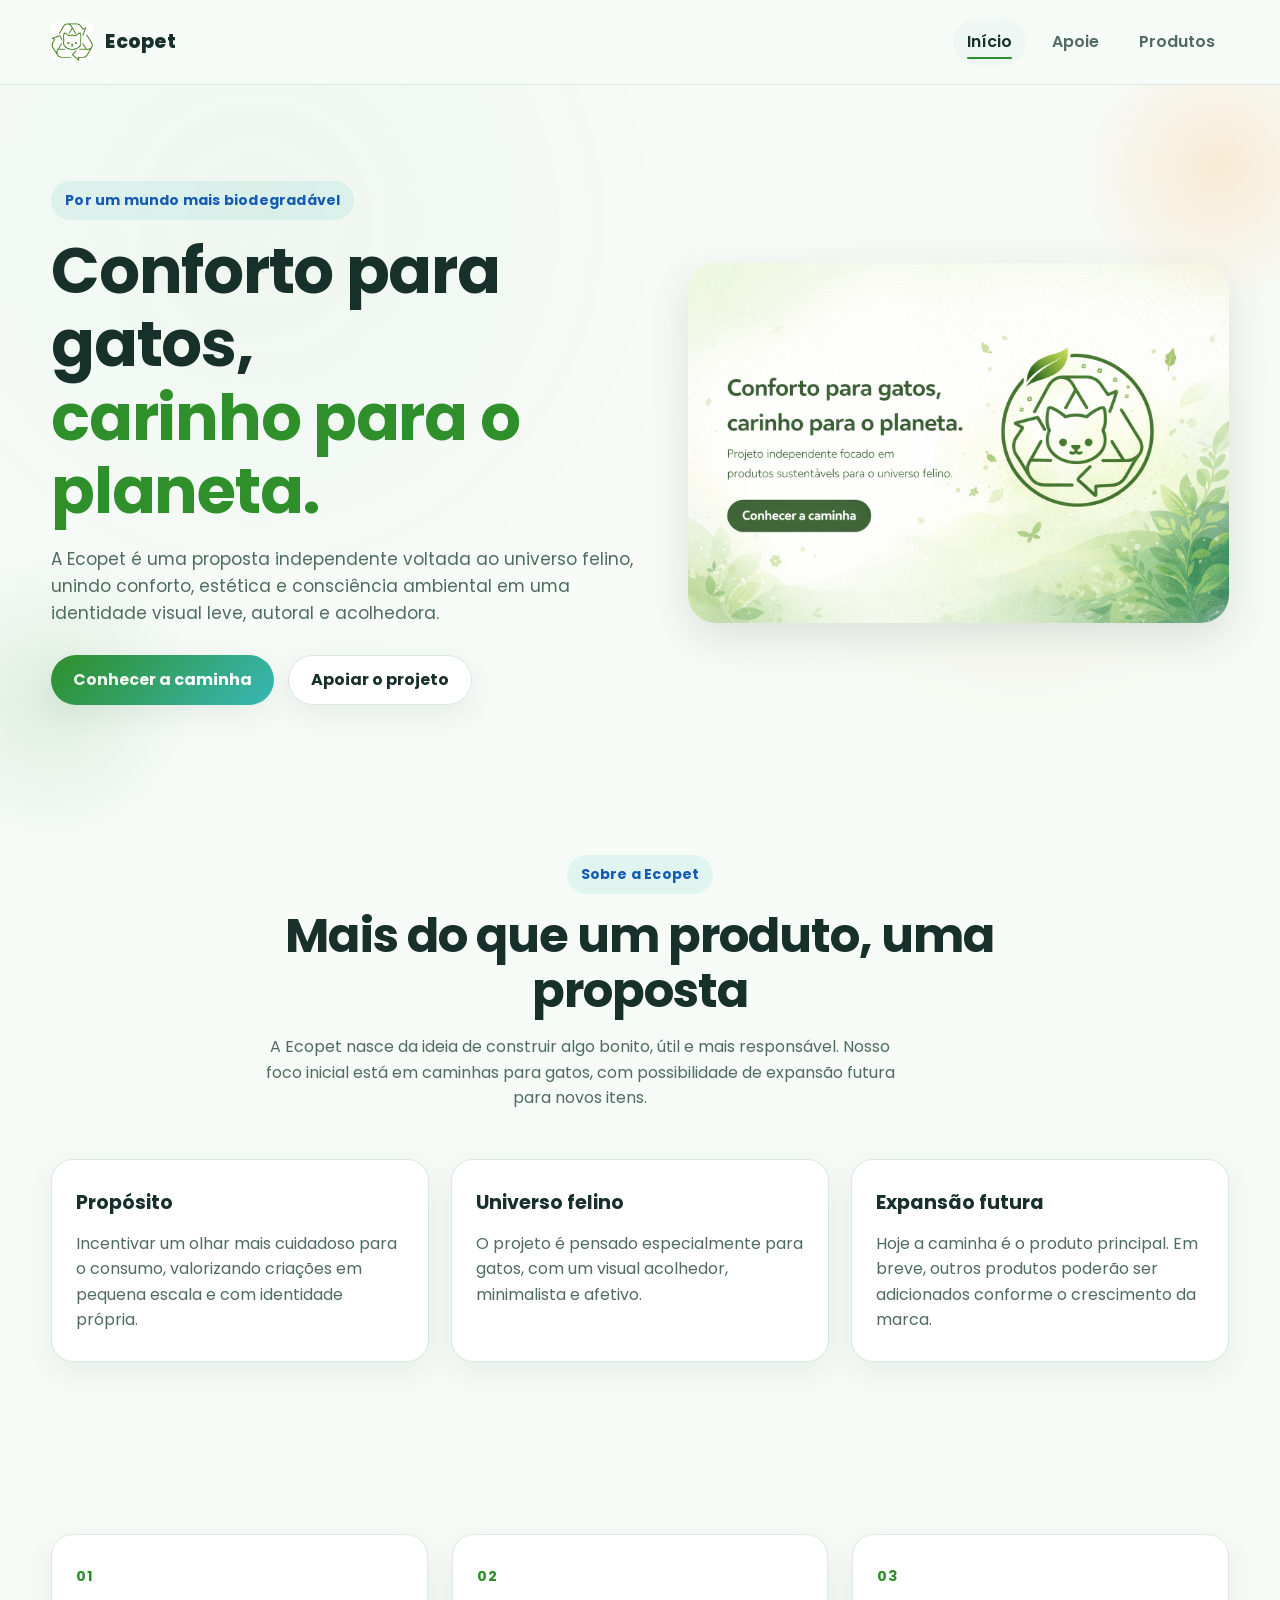
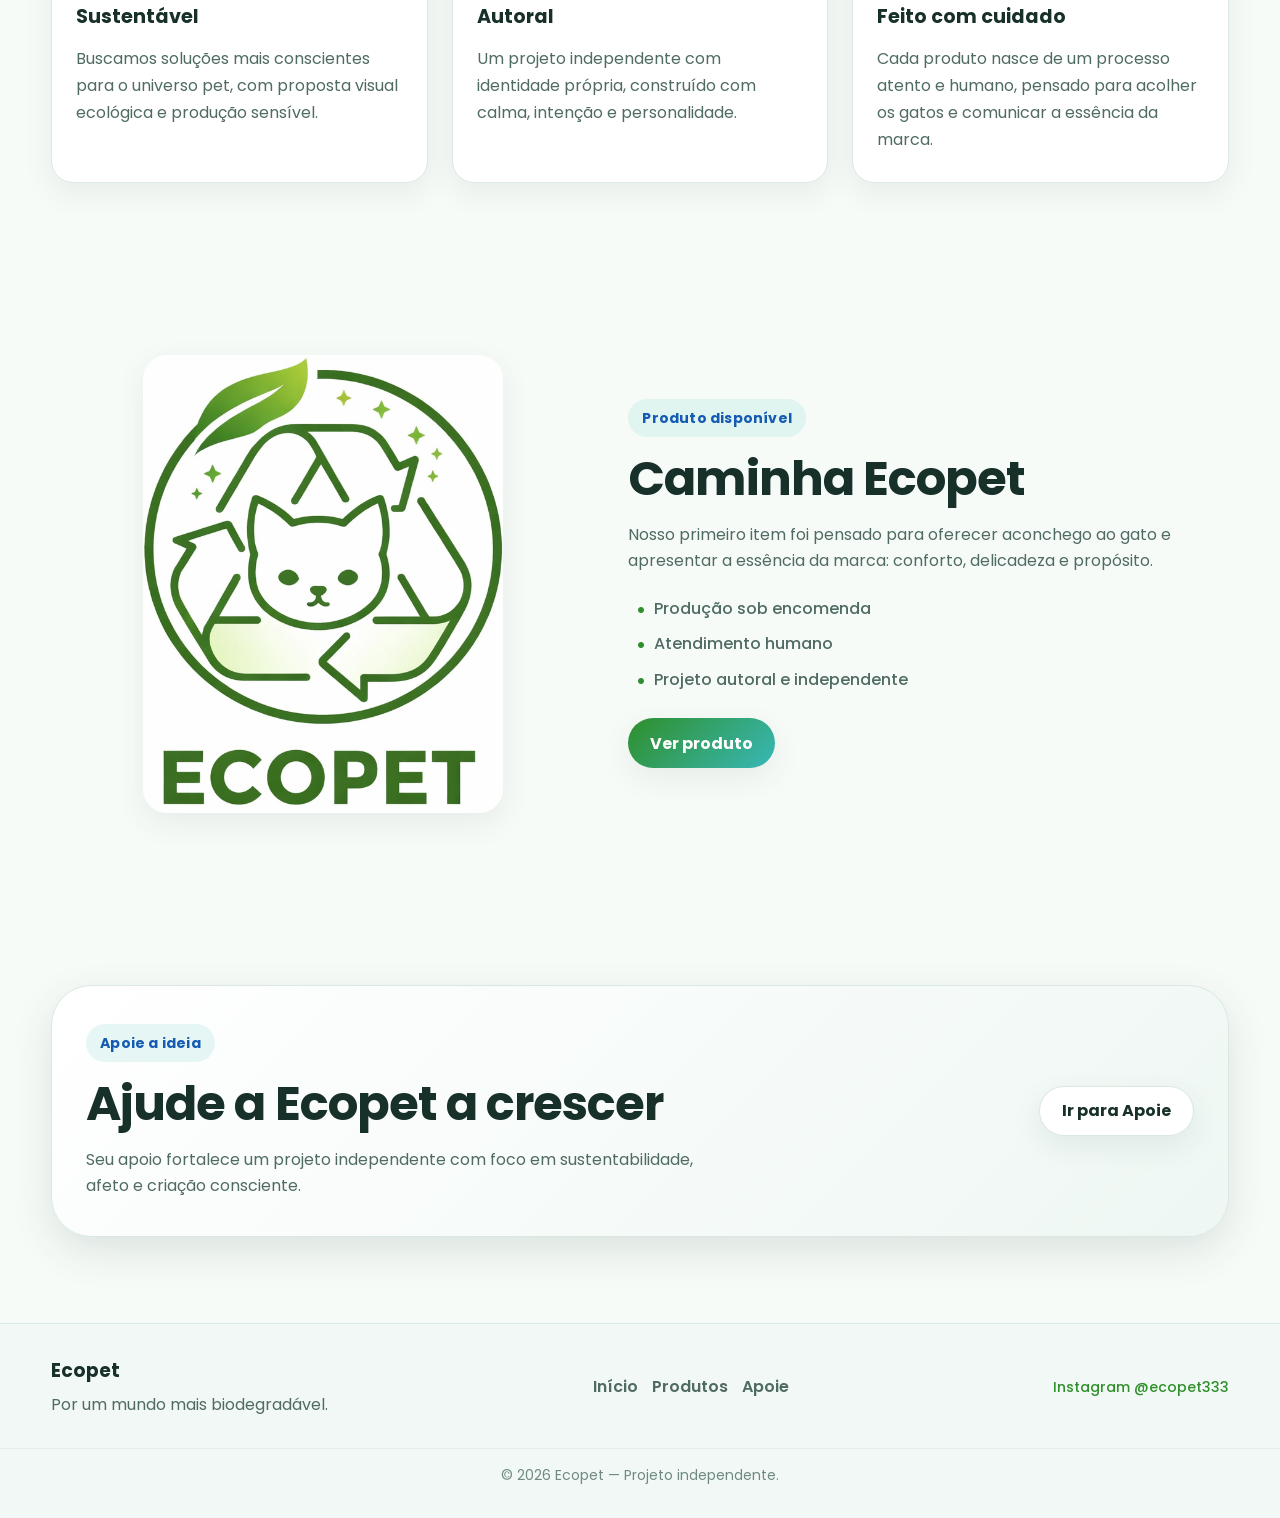
<file: index.html>
<!DOCTYPE html>
<html lang="pt-BR">
<head>
  <meta charset="UTF-8" />
  <meta name="viewport" content="width=device-width, initial-scale=1.0" />

  <title>Ecopet | Conforto para gatos, carinho para o planeta</title>

  <meta
    name="description"
    content="Ecopet é um projeto independente focado em produtos sustentáveis para gatos, unindo conforto, estética e consciência ambiental."
  />

  <meta name="author" content="Alex Santos Inacio Augusto" />

  <link rel="icon" type="image/png" href="arquivos/imagens/favicon-ecopet.png" />

  <link rel="preconnect" href="https://fonts.googleapis.com" />
  <link rel="preconnect" href="https://fonts.gstatic.com" crossorigin />
  <link
    href="https://fonts.googleapis.com/css2?family=Poppins:wght@400;500;600;700;800&display=swap"
    rel="stylesheet"
  />

  <link rel="stylesheet" href="css/style.css" />
</head>
<body>
  <header class="site-header">
    <div class="container nav">
      <a href="index.html" class="brand">
        <img
          src="arquivos/imagens/logo-simplificada.png"
          alt="Logo Ecopet"
          class="brand-logo"
        />
        <span class="brand-text">Ecopet</span>
      </a>

      <nav class="menu" id="menu">
        <a href="index.html" class="active">Início</a>
        <a href="apoiase.html">Apoie</a>
        <a href="produtos.html">Produtos</a>
      </nav>

      <button
        class="menu-toggle"
        id="menuToggle"
        aria-label="Abrir menu de navegação"
        aria-expanded="false"
      >
        ☰
      </button>
    </div>
  </header>

  <main>
    <section class="hero">
      <div class="container hero-grid">
        <div class="hero-text">
          <span class="eyebrow">Por um mundo mais biodegradável</span>

          <h1>
            Conforto para gatos,
            <span>carinho para o planeta.</span>
          </h1>

          <p>
            A Ecopet é uma proposta independente voltada ao universo felino,
            unindo conforto, estética e consciência ambiental em uma identidade
            visual leve, autoral e acolhedora.
          </p>

          <div class="hero-actions">
            <a href="produtos.html" class="btn btn-primary">Conhecer a caminha</a>
            <a href="apoiase.html" class="btn btn-secondary">Apoiar o projeto</a>
          </div>
        </div>

        <div class="hero-image">
          <img
            src="arquivos/imagens/hero-ecopet.png"
            alt="Identidade visual da Ecopet"
          />
        </div>
      </div>
    </section>

    <section class="about-preview">
      <div class="container">
        <div class="section-heading center">
          <span class="section-tag">Sobre a Ecopet</span>
          <h2>Mais do que um produto, uma proposta</h2>
          <p>
            A Ecopet nasce da ideia de construir algo bonito, útil e mais responsável.
            Nosso foco inicial está em caminhas para gatos, com possibilidade de
            expansão futura para novos itens.
          </p>
        </div>

        <div class="info-grid">
          <article class="info-card">
            <h3>Propósito</h3>
            <p>
              Incentivar um olhar mais cuidadoso para o consumo, valorizando criações
              em pequena escala e com identidade própria.
            </p>
          </article>

          <article class="info-card">
            <h3>Universo felino</h3>
            <p>
              O projeto é pensado especialmente para gatos, com um visual acolhedor,
              minimalista e afetivo.
            </p>
          </article>

          <article class="info-card">
            <h3>Expansão futura</h3>
            <p>
              Hoje a caminha é o produto principal. Em breve, outros produtos poderão
              ser adicionados conforme o crescimento da marca.
            </p>
          </article>
        </div>
      </div>
    </section>

    <section class="values">
      <div class="container values-grid">
        <article class="value-card">
          <span class="value-number">01</span>
          <h3>Sustentável</h3>
          <p>
            Buscamos soluções mais conscientes para o universo pet, com proposta
            visual ecológica e produção sensível.
          </p>
        </article>

        <article class="value-card">
          <span class="value-number">02</span>
          <h3>Autoral</h3>
          <p>
            Um projeto independente com identidade própria, construído com calma,
            intenção e personalidade.
          </p>
        </article>

        <article class="value-card">
          <span class="value-number">03</span>
          <h3>Feito com cuidado</h3>
          <p>
            Cada produto nasce de um processo atento e humano, pensado para acolher
            os gatos e comunicar a essência da marca.
          </p>
        </article>
      </div>
    </section>

    <section class="featured-product">
      <div class="container featured-grid">
        <div class="featured-image">
          <img
            src="arquivos/imagens/logo-principal.png"
            alt="Logo principal da Ecopet"
            class="product-photo"
          />
        </div>

        <div class="featured-text">
          <span class="section-tag">Produto disponível</span>
          <h2>Caminha Ecopet</h2>
          <p>
            Nosso primeiro item foi pensado para oferecer aconchego ao gato e
            apresentar a essência da marca: conforto, delicadeza e propósito.
          </p>

          <ul class="feature-list">
            <li>Produção sob encomenda</li>
            <li>Atendimento humano</li>
            <li>Projeto autoral e independente</li>
          </ul>

          <a href="produtos.html" class="btn btn-primary">Ver produto</a>
        </div>
      </div>
    </section>

    <section class="cta-section">
      <div class="container cta-box">
        <div>
          <span class="section-tag">Apoie a ideia</span>
          <h2>Ajude a Ecopet a crescer</h2>
          <p>
            Seu apoio fortalece um projeto independente com foco em sustentabilidade,
            afeto e criação consciente.
          </p>
        </div>
        <a href="apoiase.html" class="btn btn-secondary">Ir para Apoie</a>
      </div>
    </section>
  </main>

  <footer class="site-footer">
    <div class="container footer-content">
      <div class="footer-brand">
        <h3>Ecopet</h3>
        <p>Por um mundo mais biodegradável.</p>
      </div>

      <div class="footer-links">
        <a href="index.html">Início</a>
        <a href="produtos.html">Produtos</a>
        <a href="apoiase.html">Apoie</a>
      </div>

      <div class="footer-social">
        <a href="https://www.instagram.com/ecopet333" target="_blank" rel="noopener noreferrer">
          Instagram @ecopet333
        </a>
      </div>
    </div>

    <div class="footer-bottom">
      <p>© 2026 Ecopet — Projeto independente.</p>
    </div>
  </footer>

  <script src="js/script.js"></script>
</body>
</html>
</file>
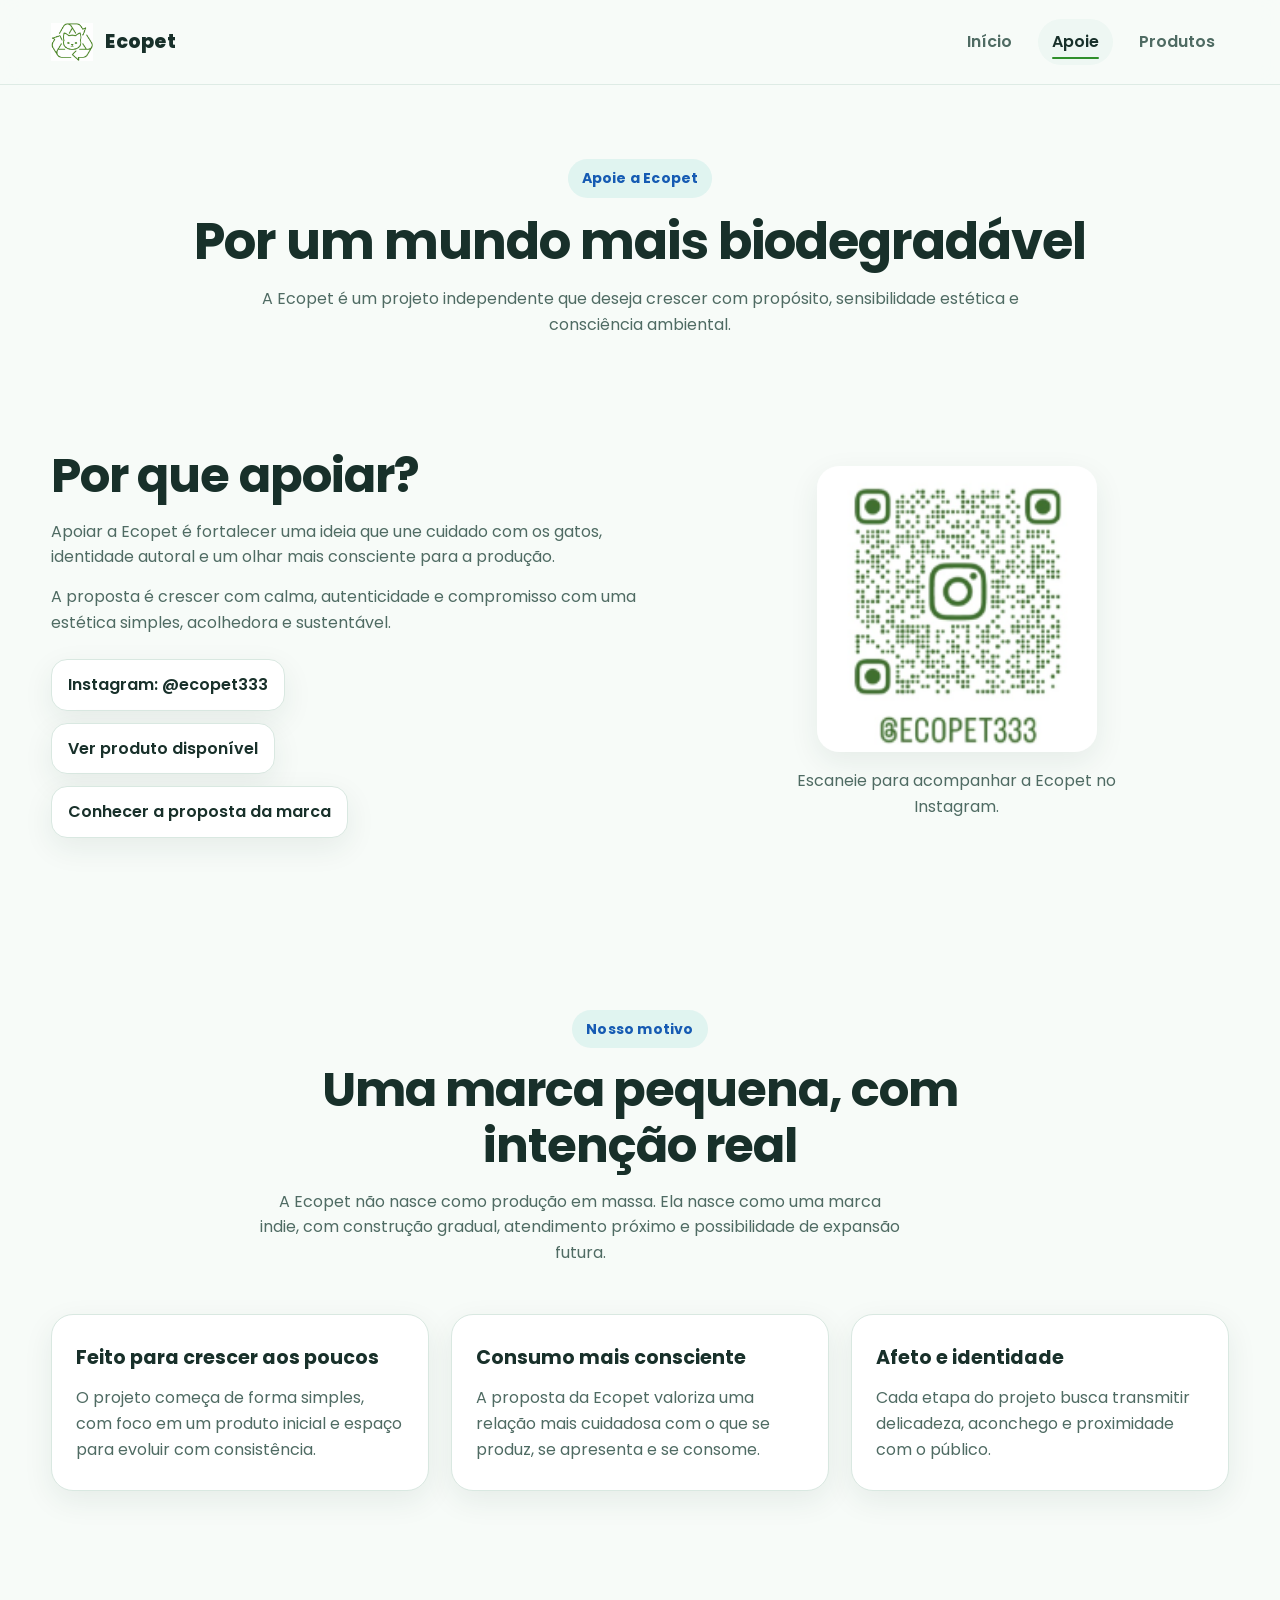
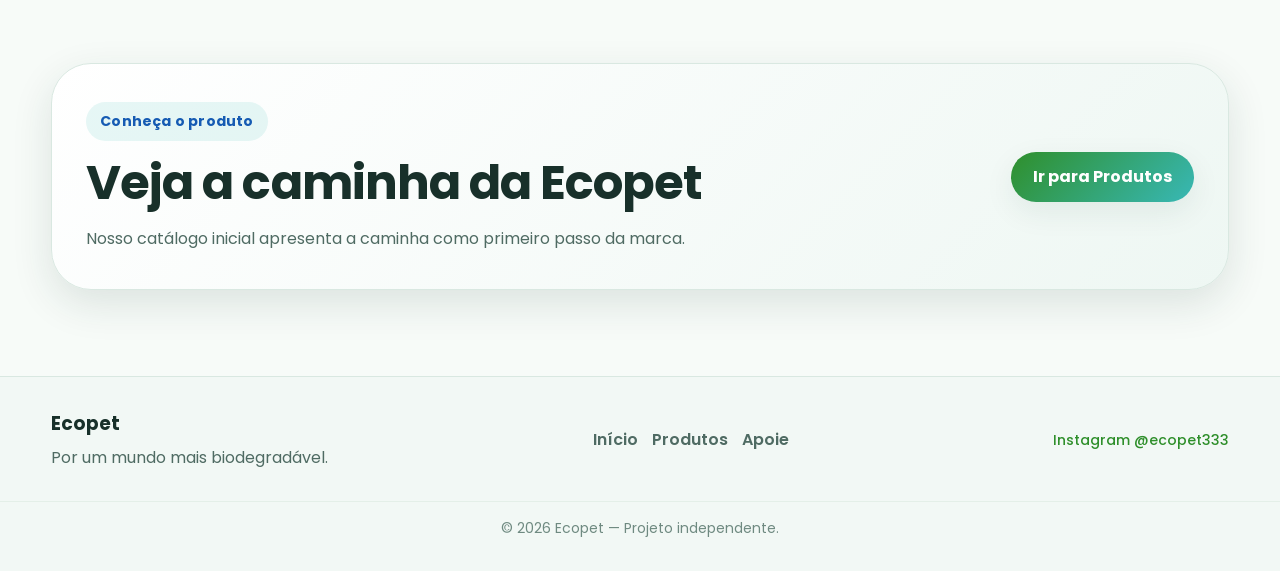
<file: apoiase.html>
<!DOCTYPE html>
<html lang="pt-BR">
<head>
  <meta charset="UTF-8" />
  <meta name="viewport" content="width=device-width, initial-scale=1.0" />
  <title>Apoie a Ecopet | Ecopet</title>
  <meta
    name="description"
    content="Conheça a proposta da Ecopet, apoie o projeto e acompanhe o crescimento da marca."
  />

  <link rel="icon" type="image/png" href="arquivos/imagens/favicon-ecopet.png" />

  <link rel="preconnect" href="https://fonts.googleapis.com" />
  <link rel="preconnect" href="https://fonts.gstatic.com" crossorigin />
  <link
    href="https://fonts.googleapis.com/css2?family=Poppins:wght@400;500;600;700;800&display=swap"
    rel="stylesheet"
  />

  <link rel="stylesheet" href="css/style.css" />
</head>
<body>
  <header class="site-header">
    <div class="container nav">
      <a href="index.html" class="brand">
        <img
          src="arquivos/imagens/logo-simplificada.png"
          alt="Logo Ecopet"
          class="brand-logo"
        />
        <span class="brand-text">Ecopet</span>
      </a>

      <nav class="menu" id="menu">
        <a href="index.html">Início</a>
        <a href="apoiase.html" class="active">Apoie</a>
        <a href="produtos.html">Produtos</a>
      </nav>

      <button
        class="menu-toggle"
        id="menuToggle"
        aria-label="Abrir menu de navegação"
        aria-expanded="false"
      >
        ☰
      </button>
    </div>
  </header>

  <main>
    <section class="page-hero small-hero">
      <div class="container center">
        <span class="section-tag">Apoie a Ecopet</span>
        <h1>Por um mundo mais biodegradável</h1>
        <p>
          A Ecopet é um projeto independente que deseja crescer com propósito,
          sensibilidade estética e consciência ambiental.
        </p>
      </div>
    </section>

    <section class="support-section">
      <div class="container support-grid">
        <div class="support-text">
          <h2>Por que apoiar?</h2>
          <p>
            Apoiar a Ecopet é fortalecer uma ideia que une cuidado com os gatos,
            identidade autoral e um olhar mais consciente para a produção.
          </p>
          <p>
            A proposta é crescer com calma, autenticidade e compromisso com uma
            estética simples, acolhedora e sustentável.
          </p>

          <div class="support-links">
            <a
              href="https://www.instagram.com/ecopet333"
              class="support-link"
              target="_blank"
              rel="noopener noreferrer"
            >
              Instagram: @ecopet333
            </a>

            <a
              href="produtos.html"
              class="support-link"
            >
              Ver produto disponível
            </a>

            <a
              href="index.html"
              class="support-link"
            >
              Conhecer a proposta da marca
            </a>
          </div>
        </div>

        <div class="qr-box">
          <img
            src="arquivos/imagens/qr-instagram.png"
            alt="QR Code do Instagram da Ecopet"
            class="qr-image"
          />
          <p class="qr-caption">
            Escaneie para acompanhar a Ecopet no Instagram.
          </p>
        </div>
      </div>
    </section>

    <section class="purpose-section">
      <div class="container">
        <div class="section-heading center">
          <span class="section-tag">Nosso motivo</span>
          <h2>Uma marca pequena, com intenção real</h2>
          <p>
            A Ecopet não nasce como produção em massa. Ela nasce como uma marca
            indie, com construção gradual, atendimento próximo e possibilidade
            de expansão futura.
          </p>
        </div>

        <div class="info-grid">
          <article class="info-card">
            <h3>Feito para crescer aos poucos</h3>
            <p>
              O projeto começa de forma simples, com foco em um produto inicial
              e espaço para evoluir com consistência.
            </p>
          </article>

          <article class="info-card">
            <h3>Consumo mais consciente</h3>
            <p>
              A proposta da Ecopet valoriza uma relação mais cuidadosa com o que
              se produz, se apresenta e se consome.
            </p>
          </article>

          <article class="info-card">
            <h3>Afeto e identidade</h3>
            <p>
              Cada etapa do projeto busca transmitir delicadeza, aconchego
              e proximidade com o público.
            </p>
          </article>
        </div>
      </div>
    </section>

    <section class="cta-section">
      <div class="container cta-box">
        <div>
          <span class="section-tag">Conheça o produto</span>
          <h2>Veja a caminha da Ecopet</h2>
          <p>
            Nosso catálogo inicial apresenta a caminha como primeiro passo da marca.
          </p>
        </div>
        <a href="produtos.html" class="btn btn-primary">Ir para Produtos</a>
      </div>
    </section>
  </main>

  <footer class="site-footer">
    <div class="container footer-content">
      <div class="footer-brand">
        <h3>Ecopet</h3>
        <p>Por um mundo mais biodegradável.</p>
      </div>

      <div class="footer-links">
        <a href="index.html">Início</a>
        <a href="produtos.html">Produtos</a>
        <a href="apoiase.html">Apoie</a>
      </div>

      <div class="footer-social">
        <a href="https://www.instagram.com/ecopet333" target="_blank" rel="noopener noreferrer">
          Instagram @ecopet333
        </a>
      </div>
    </div>

    <div class="footer-bottom">
      <p>© 2026 Ecopet — Projeto independente.</p>
    </div>
  </footer>

  <script src="js/script.js"></script>
</body>
</html>
</file>
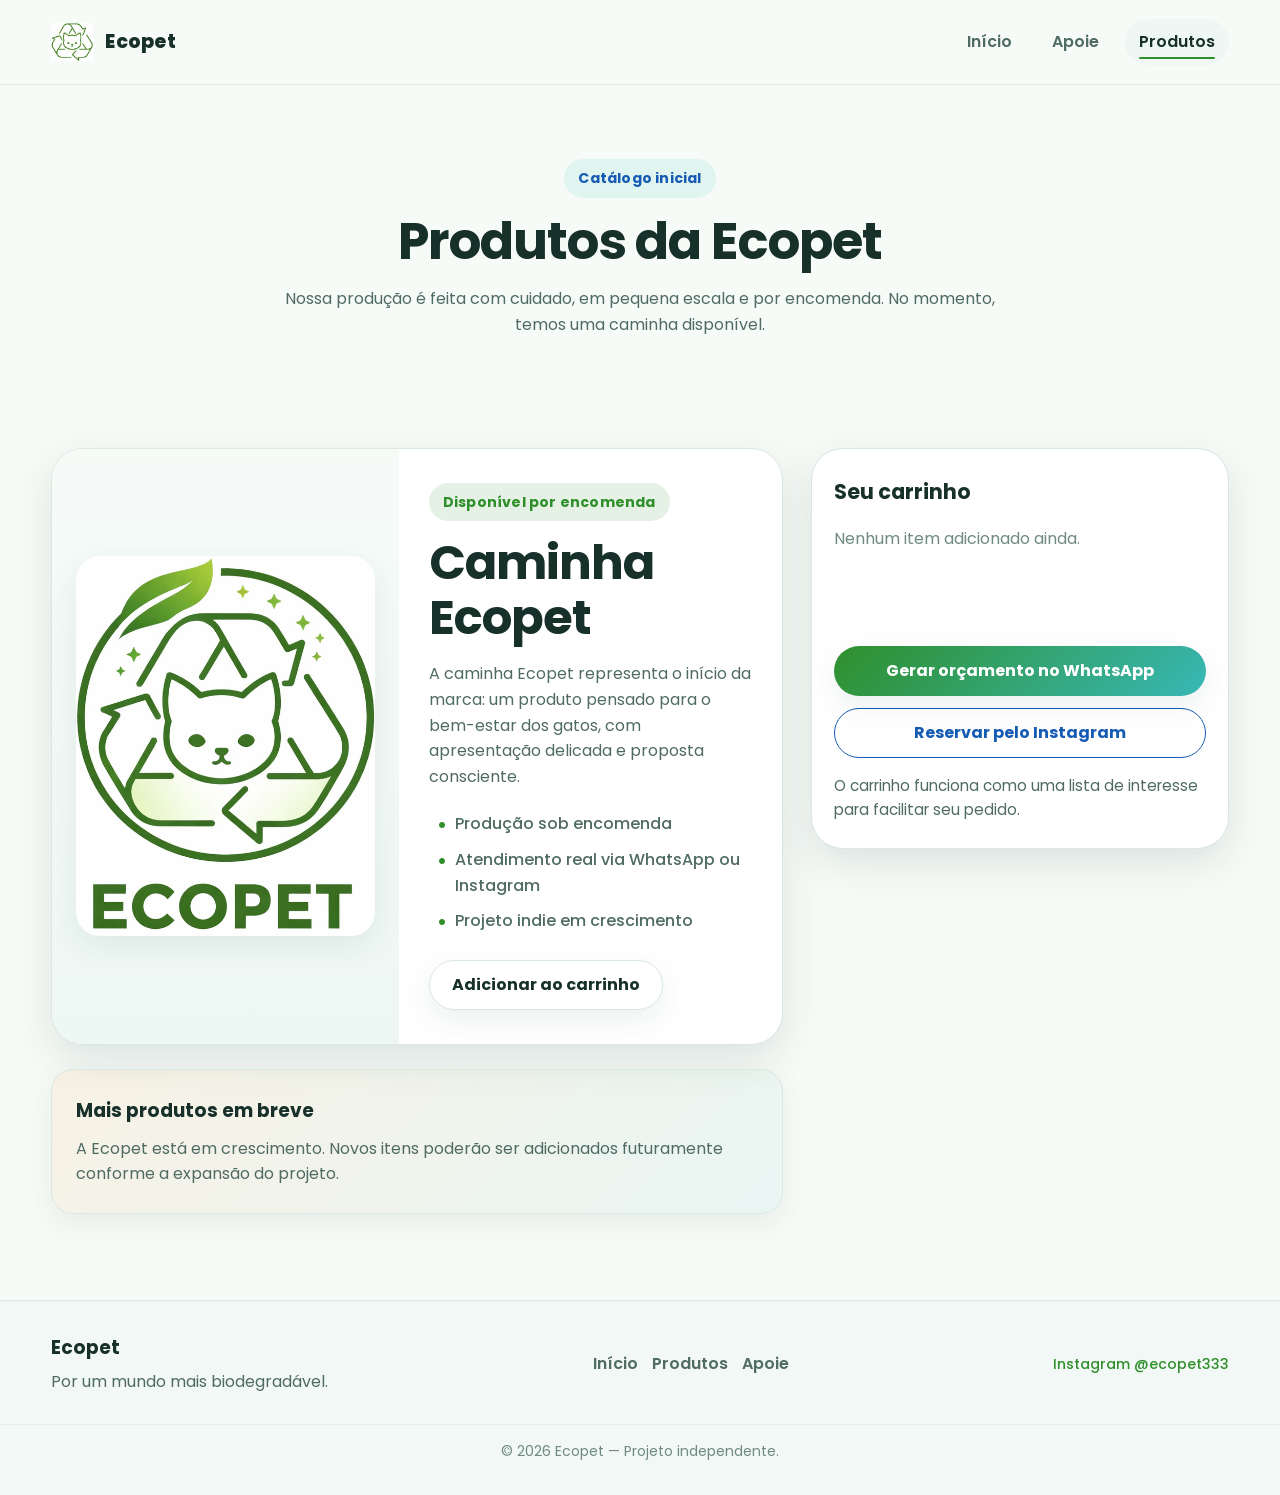
<file: produtos.html>
<!DOCTYPE html>
<html lang="pt-BR">
<head>
  <meta charset="UTF-8" />
  <meta name="viewport" content="width=device-width, initial-scale=1.0" />
  <title>Produtos | Ecopet</title>
  <meta
    name="description"
    content="Conheça a caminha da Ecopet e faça sua reserva pelo WhatsApp ou Instagram."
  />

  <link rel="icon" type="image/png" href="arquivos/imagens/favicon-ecopet.png" />

  <link rel="preconnect" href="https://fonts.googleapis.com" />
  <link rel="preconnect" href="https://fonts.gstatic.com" crossorigin />
  <link
    href="https://fonts.googleapis.com/css2?family=Poppins:wght@400;500;600;700;800&display=swap"
    rel="stylesheet"
  />

  <link rel="stylesheet" href="css/style.css" />
</head>
<body>
  <header class="site-header">
    <div class="container nav">
      <a href="index.html" class="brand">
        <img
          src="arquivos/imagens/logo-simplificada.png"
          alt="Logo Ecopet"
          class="brand-logo"
        />
        <span class="brand-text">Ecopet</span>
      </a>

      <nav class="menu" id="menu">
        <a href="index.html">Início</a>
        <a href="apoiase.html">Apoie</a>
        <a href="produtos.html" class="active">Produtos</a>
      </nav>

      <button
        class="menu-toggle"
        id="menuToggle"
        aria-label="Abrir menu de navegação"
        aria-expanded="false"
      >
        ☰
      </button>
    </div>
  </header>

  <main>
    <section class="page-hero small-hero">
      <div class="container center">
        <span class="section-tag">Catálogo inicial</span>
        <h1>Produtos da Ecopet</h1>
        <p>
          Nossa produção é feita com cuidado, em pequena escala e por encomenda.
          No momento, temos uma caminha disponível.
        </p>
      </div>
    </section>

    <section class="products-section">
      <div class="container products-layout">
        <div class="products-grid single-product">
          <article class="product-card">
            <div class="product-image">
              <img
                src="arquivos/imagens/logo-principal.png"
                alt="Identidade visual da Ecopet"
                class="product-photo"
              />
            </div>

            <div class="product-info">
              <span class="product-badge">Disponível por encomenda</span>
              <h2>Caminha Ecopet</h2>
              <p>
                A caminha Ecopet representa o início da marca: um produto pensado
                para o bem-estar dos gatos, com apresentação delicada e proposta consciente.
              </p>

              <ul class="product-details">
                <li>Produção sob encomenda</li>
                <li>Atendimento real via WhatsApp ou Instagram</li>
                <li>Projeto indie em crescimento</li>
              </ul>

              <div class="product-actions">
                <button
                  class="btn btn-secondary add-to-cart"
                  data-name="Caminha Ecopet"
                >
                  Adicionar ao carrinho
                </button>
              </div>
            </div>
          </article>

          <div class="coming-soon-box">
            <h3>Mais produtos em breve</h3>
            <p>
              A Ecopet está em crescimento. Novos itens poderão ser adicionados
              futuramente conforme a expansão do projeto.
            </p>
          </div>
        </div>

        <aside class="cart-box">
          <h3>Seu carrinho</h3>

          <div id="cartItems">
            <p class="empty-cart">Nenhum item adicionado ainda.</p>
          </div>

          <div class="cart-actions">
            <button id="reserveWhatsApp" class="btn btn-primary">
              Gerar orçamento no WhatsApp
            </button>

            <button id="reserveInstagram" class="btn btn-outline">
              Reservar pelo Instagram
            </button>
          </div>

          <p class="cart-note">
            O carrinho funciona como uma lista de interesse para facilitar seu pedido.
          </p>
        </aside>
      </div>
    </section>
  </main>

  <footer class="site-footer">
    <div class="container footer-content">
      <div class="footer-brand">
        <h3>Ecopet</h3>
        <p>Por um mundo mais biodegradável.</p>
      </div>

      <div class="footer-links">
        <a href="index.html">Início</a>
        <a href="produtos.html">Produtos</a>
        <a href="apoiase.html">Apoie</a>
      </div>

      <div class="footer-social">
        <a href="https://www.instagram.com/ecopet333" target="_blank" rel="noopener noreferrer">
          Instagram @ecopet333
        </a>
      </div>
    </div>

    <div class="footer-bottom">
      <p>© 2026 Ecopet — Projeto independente.</p>
    </div>
  </footer>

  <script src="js/script.js"></script>
</body>
</html>
</file>
<file: css/style.css>
/* =========================================
   ECOPET — STYLE.CSS
   ========================================= */

/* ---------- RESET ---------- */
* {
  margin: 0;
  padding: 0;
  box-sizing: border-box;
}

img {
  max-width: 100%;
  display: block;
}

button,
input,
textarea,
select {
  font: inherit;
}

a {
  text-decoration: none;
  color: inherit;
}

ul {
  list-style: none;
}

/* ---------- VARIÁVEIS ---------- */
:root {
  --verde-principal: #2f8f2b;
  --verde-escuro: #2b6f2a;
  --laranja-principal: #ff8a00;
  --azul-claro: #38b8b6;
  --azul-profundo: #165bb3;

  --fundo-claro: #f7fbf8;
  --fundo-suave: #eef7f3;
  --fundo-card: #ffffff;
  --texto-escuro: #18302a;
  --texto-medio: #4f6b63;
  --texto-claro: #6f8a81;
  --branco: #ffffff;
  --borda-suave: #d9e8e1;

  --sombra-suave: 0 10px 30px rgba(21, 61, 48, 0.08);
  --sombra-media: 0 14px 40px rgba(21, 61, 48, 0.12);
  --sombra-forte: 0 18px 50px rgba(21, 61, 48, 0.16);

  --radius-sm: 14px;
  --radius-md: 22px;
  --radius-lg: 32px;
  --radius-xl: 40px;

  --container: 1180px;
  --transition: 0.3s ease;
}

/* ---------- BASE ---------- */
html {
  scroll-behavior: smooth;
}

body {
  font-family: "Poppins", "Segoe UI", Arial, sans-serif;
  background: var(--fundo-claro);
  color: var(--texto-escuro);
  line-height: 1.6;
}

.container {
  width: min(92%, var(--container));
  margin: 0 auto;
}

.center {
  text-align: center;
}

main {
  overflow: hidden;
}

/* ---------- HEADER ---------- */
.site-header {
  position: sticky;
  top: 0;
  z-index: 1000;
  background: rgba(247, 251, 248, 0.9);
  backdrop-filter: blur(12px);
  border-bottom: 1px solid rgba(217, 232, 225, 0.8);
}

.nav {
  min-height: 84px;
  display: flex;
  align-items: center;
  justify-content: space-between;
  gap: 20px;
}

.brand {
  display: inline-flex;
  align-items: center;
  gap: 12px;
  font-weight: 800;
  font-size: 1.2rem;
  color: var(--texto-escuro);
}

.brand-logo {
  width: 42px;
  height: 42px;
  object-fit: contain;
  display: block;
  flex-shrink: 0;
}

.brand-text {
  letter-spacing: 0.3px;
}

.menu {
  display: flex;
  align-items: center;
  gap: 12px;
}

.menu a {
  position: relative;
  padding: 10px 14px;
  border-radius: 999px;
  color: var(--texto-medio);
  font-weight: 600;
  transition: var(--transition);
}

.menu a::after {
  content: "";
  position: absolute;
  bottom: 6px;
  left: 14px;
  width: 0;
  height: 2px;
  border-radius: 999px;
  background: var(--verde-principal);
  transition: var(--transition);
}

.menu a:hover,
.menu a.active {
  background: var(--fundo-suave);
  color: var(--texto-escuro);
}

.menu a:hover::after,
.menu a.active::after {
  width: calc(100% - 28px);
}

.menu-toggle {
  display: none;
  border: none;
  background: var(--fundo-suave);
  color: var(--texto-escuro);
  width: 46px;
  height: 46px;
  border-radius: 14px;
  cursor: pointer;
  font-size: 1.2rem;
  transition: var(--transition);
}

.menu-toggle:hover {
  transform: translateY(-1px);
}

/* ---------- BOTÕES ---------- */
.btn {
  display: inline-flex;
  align-items: center;
  justify-content: center;
  gap: 8px;
  min-height: 50px;
  padding: 0 22px;
  border-radius: 999px;
  border: none;
  cursor: pointer;
  font-weight: 700;
  transition: var(--transition);
  box-shadow: var(--sombra-suave);
}

.btn:hover {
  transform: translateY(-2px);
  box-shadow: var(--sombra-media);
}

.btn-primary {
  position: relative;
  overflow: hidden;
  background: linear-gradient(135deg, var(--verde-principal), var(--azul-claro));
  color: var(--branco);
}

.btn-primary::after {
  content: "";
  position: absolute;
  inset: 0;
  background: linear-gradient(
    120deg,
    transparent,
    rgba(255, 255, 255, 0.24),
    transparent
  );
  opacity: 0;
  transition: var(--transition);
}

.btn-primary:hover::after {
  opacity: 1;
}

.btn-secondary {
  background: var(--branco);
  color: var(--texto-escuro);
  border: 1px solid var(--borda-suave);
}

.btn-outline {
  background: transparent;
  color: var(--azul-profundo);
  border: 1.5px solid var(--azul-profundo);
  box-shadow: none;
}

.btn-outline:hover {
  background: rgba(22, 91, 179, 0.06);
}

/* ---------- TAGS E TÍTULOS ---------- */
.eyebrow,
.section-tag,
.product-badge {
  display: inline-flex;
  align-items: center;
  gap: 8px;
  width: fit-content;
  padding: 8px 14px;
  border-radius: 999px;
  font-size: 0.88rem;
  font-weight: 700;
  letter-spacing: 0.2px;
}

.eyebrow,
.section-tag {
  background: rgba(56, 184, 182, 0.12);
  color: var(--azul-profundo);
  margin-bottom: 14px;
}

.section-heading {
  max-width: 760px;
  margin: 0 auto 48px;
}

.section-heading h2,
.page-hero h1,
.hero-text h1,
.featured-text h2,
.cta-box h2,
.support-text h2,
.product-info h2 {
  line-height: 1.15;
  letter-spacing: -0.02em;
  font-weight: 700;
}

.section-heading h2,
.featured-text h2,
.cta-box h2,
.support-text h2,
.product-info h2 {
  font-size: clamp(2rem, 4vw, 3rem);
  margin-bottom: 16px;
}

.section-heading p,
.page-hero p,
.hero-text p,
.featured-text p,
.cta-box p,
.support-text p,
.product-info p,
.info-card p,
.coming-soon-box p,
.cart-note,
.qr-caption,
.value-card p {
  color: var(--texto-medio);
}

.section-heading p,
.page-hero p,
.hero-text p,
.featured-text p,
.cta-box p,
.support-text p,
.product-info p {
  max-width: 640px;
}

/* ---------- HERO ---------- */
.hero {
  padding: 96px 0 64px;
  position: relative;
  background:
    radial-gradient(circle at 20% 20%, rgba(47, 143, 43, 0.04), transparent 40%),
    radial-gradient(circle at 80% 60%, rgba(255, 138, 0, 0.04), transparent 40%);
}

.hero::before {
  content: "";
  position: absolute;
  top: -60px;
  right: -80px;
  width: 280px;
  height: 280px;
  border-radius: 50%;
  background: radial-gradient(circle, rgba(255, 138, 0, 0.14), transparent 70%);
  pointer-events: none;
}

.hero::after {
  content: "";
  position: absolute;
  left: -100px;
  bottom: -80px;
  width: 300px;
  height: 300px;
  border-radius: 50%;
  background: radial-gradient(circle, rgba(47, 143, 43, 0.12), transparent 70%);
  pointer-events: none;
}

.hero-grid {
  display: grid;
  grid-template-columns: 1.05fr 0.95fr;
  gap: 40px;
  align-items: center;
}

.hero-text h1 {
  font-size: clamp(2.6rem, 5vw, 4.7rem);
  margin-bottom: 18px;
  max-width: 720px;
}

.hero-text h1 span {
  color: var(--verde-principal);
  display: block;
}

.hero-text p {
  font-size: 1.06rem;
  margin-bottom: 28px;
}

.hero-actions {
  display: flex;
  flex-wrap: wrap;
  gap: 14px;
}

.hero-image {
  display: flex;
  justify-content: center;
  align-items: center;
}

.hero-image img {
  width: 100%;
  max-width: 560px;
  border-radius: 28px;
  box-shadow: var(--sombra-media);
}

/* ---------- SEÇÕES ---------- */
.about-preview,
.values,
.featured-product,
.cta-section,
.support-section,
.purpose-section,
.products-section {
  padding: 86px 0;
}

.info-grid {
  display: grid;
  grid-template-columns: repeat(3, 1fr);
  gap: 22px;
}

.info-card {
  background: var(--fundo-card);
  border: 1px solid var(--borda-suave);
  border-radius: var(--radius-md);
  padding: 28px 24px;
  box-shadow: var(--sombra-suave);
  transition: var(--transition);
}

.info-card:hover {
  transform: translateY(-6px);
  box-shadow: 0 18px 45px rgba(21, 61, 48, 0.12);
}

.info-card h3 {
  font-size: 1.2rem;
  margin-bottom: 12px;
  color: var(--texto-escuro);
}

/* ---------- VALORES ---------- */
.values-grid {
  display: grid;
  grid-template-columns: repeat(3, 1fr);
  gap: 24px;
}

.value-card {
  background: var(--fundo-card);
  border: 1px solid #dfe8e2;
  border-radius: var(--radius-md);
  padding: 28px 24px;
  box-shadow: var(--sombra-suave);
  transition: transform 0.25s ease, box-shadow 0.25s ease;
}

.value-card:hover {
  transform: translateY(-6px);
  box-shadow: 0 18px 45px rgba(21, 61, 48, 0.12);
}

.value-number {
  display: inline-block;
  margin-bottom: 14px;
  font-size: 0.9rem;
  font-weight: 700;
  color: var(--verde-principal);
  letter-spacing: 0.08em;
}

.value-card h3 {
  margin-bottom: 12px;
  font-size: 1.2rem;
  color: var(--texto-escuro);
}

.value-card p {
  line-height: 1.7;
}

/* ---------- PRODUTO EM DESTAQUE ---------- */
.featured-grid {
  display: grid;
  grid-template-columns: 0.95fr 1.05fr;
  gap: 34px;
  align-items: center;
}

.featured-image,
.product-image,
.qr-box {
  display: flex;
  align-items: center;
  justify-content: center;
}

.product-photo {
  width: 100%;
  max-width: 360px;
  object-fit: contain;
  margin: 0 auto;
  border-radius: 24px;
  box-shadow: var(--sombra-suave);
}

.feature-list,
.product-details {
  display: flex;
  flex-direction: column;
  gap: 10px;
  margin: 22px 0 26px;
}

.feature-list li,
.product-details li {
  position: relative;
  padding-left: 26px;
  color: var(--texto-medio);
  font-weight: 500;
}

.feature-list li::before,
.product-details li::before {
  content: "•";
  position: absolute;
  left: 8px;
  top: 0;
  color: var(--verde-principal);
  font-size: 1.1rem;
  font-weight: 900;
}

/* ---------- CTA ---------- */
.cta-box {
  background: linear-gradient(135deg, #ffffff, #eef7f3);
  border: 1px solid var(--borda-suave);
  border-radius: var(--radius-xl);
  padding: 38px 34px;
  display: flex;
  align-items: center;
  justify-content: space-between;
  gap: 26px;
  box-shadow: var(--sombra-media);
}

/* ---------- FOOTER ---------- */
.site-footer {
  padding: 32px 0;
  border-top: 1px solid var(--borda-suave);
  background: #f2f8f5;
}

.footer-content {
  display: flex;
  align-items: center;
  justify-content: space-between;
  gap: 20px;
}

.footer-brand h3 {
  margin-bottom: 6px;
}

.footer-brand p {
  color: var(--texto-medio);
}

.footer-links {
  display: flex;
  flex-wrap: wrap;
  gap: 14px;
}

.footer-links a {
  color: var(--texto-medio);
  font-weight: 600;
  transition: var(--transition);
}

.footer-links a:hover {
  color: var(--verde-principal);
}

.footer-social {
  font-size: 14px;
}

.footer-social a {
  color: var(--verde-principal);
  font-weight: 500;
  transition: opacity 0.2s ease;
}

.footer-social a:hover {
  opacity: 0.7;
}

.footer-bottom {
  margin-top: 30px;
  padding-top: 15px;
  border-top: 1px solid #e4efe8;
  text-align: center;
  font-size: 14px;
  color: #6f8a81;
}

/* ---------- PÁGINAS INTERNAS ---------- */
.page-hero {
  padding: 74px 0 24px;
}

.small-hero h1 {
  font-size: clamp(2.2rem, 4vw, 3.6rem);
  margin-bottom: 16px;
}

.small-hero p {
  max-width: 760px;
  margin: 0 auto;
}

/* ---------- APOIE ---------- */
.support-grid {
  display: grid;
  grid-template-columns: 1.05fr 0.95fr;
  gap: 32px;
  align-items: center;
}

.support-text p {
  margin-bottom: 14px;
}

.support-links {
  display: flex;
  flex-direction: column;
  gap: 12px;
  margin-top: 24px;
}

.support-link {
  display: inline-flex;
  width: fit-content;
  padding: 12px 16px;
  border-radius: 16px;
  background: var(--branco);
  border: 1px solid var(--borda-suave);
  color: var(--texto-escuro);
  font-weight: 600;
  box-shadow: var(--sombra-suave);
  transition: var(--transition);
}

.support-link:hover {
  transform: translateY(-6px);
  box-shadow: 0 18px 45px rgba(21, 61, 48, 0.12);
  color: var(--verde-principal);
}

.qr-box {
  flex-direction: column;
}

.qr-image {
  width: 100%;
  max-width: 280px;
  border-radius: 22px;
  box-shadow: var(--sombra-suave);
}

.qr-caption {
  margin-top: 16px;
  text-align: center;
  max-width: 340px;
}

/* ---------- PRODUTOS ---------- */
.products-layout {
  display: grid;
  grid-template-columns: 1.4fr 0.8fr;
  gap: 28px;
  align-items: start;
}

.single-product {
  display: flex;
  flex-direction: column;
  gap: 24px;
}

.product-card {
  background: var(--fundo-card);
  border: 1px solid var(--borda-suave);
  border-radius: var(--radius-lg);
  box-shadow: var(--sombra-media);
  overflow: hidden;
  display: grid;
  grid-template-columns: 0.95fr 1.05fr;
  min-height: 420px;
}

.product-image {
  padding: 24px;
  background: linear-gradient(180deg, #f6fbf8, #edf7f3);
}

.product-info {
  padding: 34px 30px;
  display: flex;
  flex-direction: column;
  justify-content: center;
}

.product-badge {
  background: rgba(47, 143, 43, 0.12);
  color: var(--verde-principal);
  margin-bottom: 14px;
}

.product-actions {
  display: flex;
  flex-wrap: wrap;
  gap: 14px;
}

.coming-soon-box {
  background: linear-gradient(
    135deg,
    rgba(255, 138, 0, 0.08),
    rgba(56, 184, 182, 0.08)
  );
  border: 1px solid var(--borda-suave);
  border-radius: var(--radius-md);
  padding: 26px 24px;
  box-shadow: var(--sombra-suave);
}

.coming-soon-box h3 {
  margin-bottom: 10px;
}

.cart-box {
  position: sticky;
  top: 110px;
  background: var(--branco);
  border: 1px solid var(--borda-suave);
  border-radius: var(--radius-lg);
  padding: 26px 22px;
  box-shadow: var(--sombra-media);
}

.cart-box h3 {
  margin-bottom: 18px;
  font-size: 1.3rem;
}

#cartItems {
  display: flex;
  flex-direction: column;
  gap: 12px;
  min-height: 100px;
  margin-bottom: 20px;
}

.empty-cart {
  color: var(--texto-claro);
}

.cart-item {
  background: var(--fundo-suave);
  border: 1px solid var(--borda-suave);
  border-radius: 16px;
  padding: 12px 14px;
  display: flex;
  align-items: center;
  justify-content: space-between;
  gap: 14px;
}

.cart-item-name {
  font-weight: 700;
  color: var(--texto-escuro);
}

.cart-item-quantity {
  color: var(--texto-medio);
  font-size: 0.94rem;
}

.remove-item {
  border: none;
  background: transparent;
  color: #c84f4f;
  font-weight: 700;
  cursor: pointer;
}

.cart-actions {
  display: flex;
  flex-direction: column;
  gap: 12px;
}

.cart-note {
  margin-top: 16px;
  font-size: 0.95rem;
}

/* ---------- RESPONSIVIDADE ---------- */
@media (max-width: 1080px) {
  .hero-grid,
  .featured-grid,
  .support-grid,
  .products-layout,
  .product-card {
    grid-template-columns: 1fr;
  }

  .info-grid,
  .values-grid {
    grid-template-columns: 1fr 1fr;
  }

  .cta-box {
    flex-direction: column;
    align-items: flex-start;
  }

  .cart-box {
    position: static;
  }

  .hero-image img {
    max-width: 520px;
  }
}

@media (max-width: 760px) {
  .menu {
    position: absolute;
    top: 84px;
    right: 4%;
    width: min(260px, 92vw);
    background: rgba(255, 255, 255, 0.98);
    border: 1px solid var(--borda-suave);
    border-radius: 22px;
    box-shadow: var(--sombra-media);
    padding: 14px;
    flex-direction: column;
    align-items: stretch;
    gap: 8px;
    opacity: 0;
    pointer-events: none;
    transform: translateY(-10px);
    transition: var(--transition);
  }

  .menu.show {
    opacity: 1;
    pointer-events: auto;
    transform: translateY(0);
  }

  .menu a {
    border-radius: 14px;
  }

  .menu a::after {
    display: none;
  }

  .menu-toggle {
    display: grid;
    place-items: center;
  }

  .hero {
    padding: 64px 0 40px;
  }

  .hero-text h1 {
    font-size: 2.5rem;
  }

  .section-heading h2,
  .featured-text h2,
  .cta-box h2,
  .support-text h2,
  .product-info h2,
  .small-hero h1 {
    font-size: 2rem;
  }

  .info-grid,
  .values-grid {
    grid-template-columns: 1fr;
  }

  .footer-content {
    flex-direction: column;
    align-items: flex-start;
  }

  .hero-actions,
  .product-actions {
    flex-direction: column;
    align-items: stretch;
  }

  .btn {
    width: 100%;
  }

  .brand-text {
    font-size: 1.05rem;
  }

  .product-info,
  .info-card,
  .value-card,
  .coming-soon-box,
  .cart-box,
  .cta-box {
    padding-left: 20px;
    padding-right: 20px;
  }

  .hero-image img {
    max-width: 100%;
    border-radius: 24px;
  }

  .product-photo {
    max-width: 280px;
  }

  .qr-image {
    max-width: 240px;
  }
}

@media (max-width: 480px) {
  .nav {
    min-height: 74px;
  }

  .hero-text h1 {
    font-size: 2.15rem;
  }

  .section-heading,
  .page-hero .container,
  .hero-text,
  .featured-text,
  .support-text,
  .product-info {
    text-align: left;
  }

  .center {
    text-align: left;
  }

  .eyebrow,
  .section-tag,
  .product-badge {
    font-size: 0.82rem;
  }

  .hero-text p,
  .section-heading p,
  .small-hero p,
  .featured-text p,
  .support-text p,
  .product-info p {
    font-size: 0.98rem;
  }

 .brand-logo {
  width: 52px;
  height: 52px;
}
}
</file>
